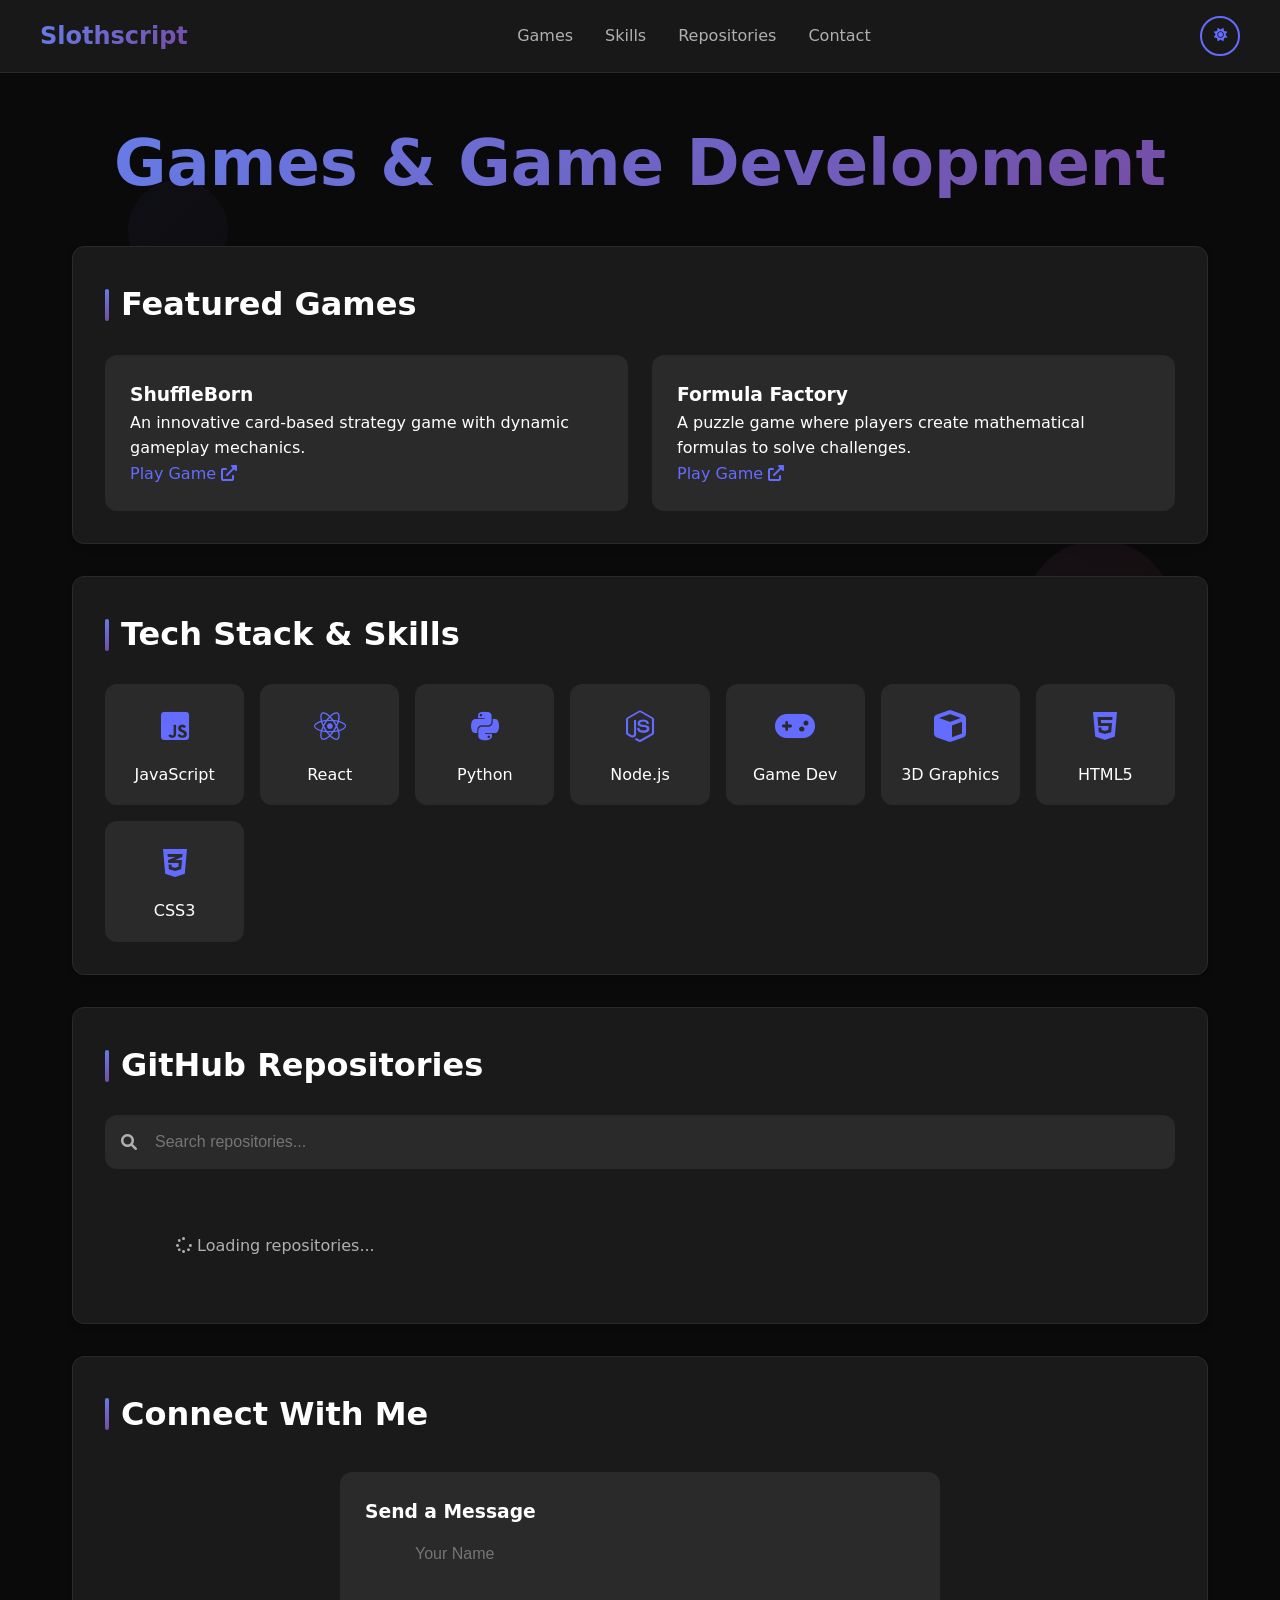
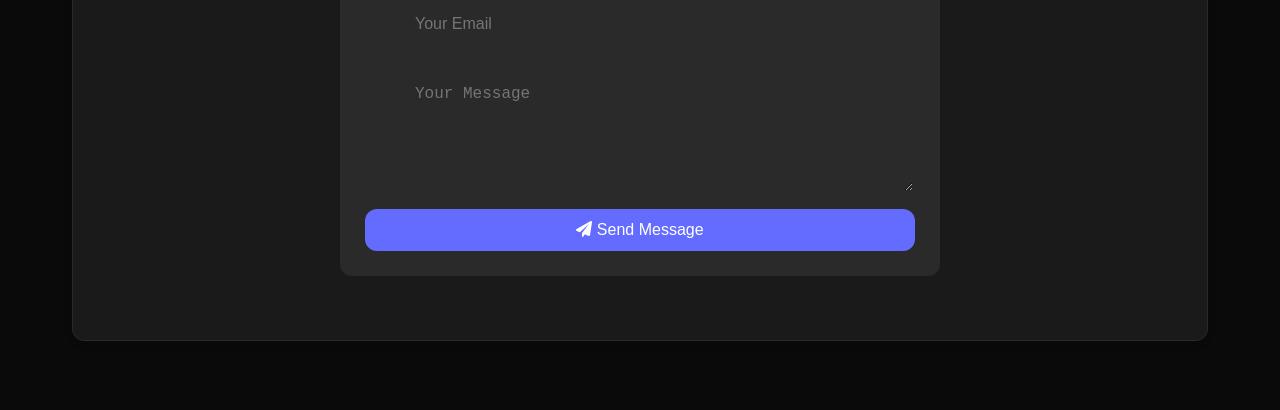
<file: index.html>
<!DOCTYPE html>
<html lang="en">
<head>
    <meta charset="UTF-8">
    <meta name="viewport" content="width=device-width, initial-scale=1.0">
    <title>Games and Game Development Portfolio</title>
    <link href="https://cdnjs.cloudflare.com/ajax/libs/font-awesome/6.0.0/css/all.min.css" rel="stylesheet">
    <style>
        :root {
            --bg-primary: #0a0a0a;
            --bg-secondary: #1a1a1a;
            --bg-tertiary: #2a2a2a;
            --text-primary: #ffffff;
            --text-secondary: #b0b0b0;
            --accent-primary: #646cff;
            --accent-secondary: #535bf2;
            --success: #4ade80;
            --warning: #fbbf24;
            --error: #ef4444;
            --gradient-1: linear-gradient(135deg, #667eea 0%, #764ba2 100%);
            --gradient-2: linear-gradient(135deg, #f093fb 0%, #f5576c 100%);
            --gradient-3: linear-gradient(135deg, #4facfe 0%, #00f2fe 100%);
            --shadow-light: 0 4px 6px rgba(0, 0, 0, 0.1);
            --shadow-heavy: 0 20px 40px rgba(0, 0, 0, 0.3);
            --border-radius: 12px;
            --transition-fast: 0.2s ease;
            --transition-normal: 0.3s ease;
            --transition-slow: 0.5s ease;
        }

        [data-theme="light"] {
            --bg-primary: #ffffff;
            --bg-secondary: #f8fafc;
            --bg-tertiary: #e2e8f0;
            --text-primary: #1a202c;
            --text-secondary: #4a5568;
            --accent-primary: #3182ce;
            --accent-secondary: #2c5282;
        }

        * {
            margin: 0;
            padding: 0;
            box-sizing: border-box;
        }

        body {
            background: var(--bg-primary);
            color: var(--text-primary);
            font-family: 'Inter', system-ui, -apple-system, BlinkMacSystemFont, sans-serif;
            line-height: 1.6;
            overflow-x: hidden;
            transition: all var(--transition-normal);
        }

        /* Animated Background */
        .bg-animation {
            position: fixed;
            top: 0;
            left: 0;
            width: 100%;
            height: 100%;
            z-index: -1;
            opacity: 0.05;
        }

        .floating-shapes {
            position: absolute;
            width: 100%;
            height: 100%;
        }

        .shape {
            position: absolute;
            background: var(--gradient-1);
            border-radius: 50%;
            animation: float 20s infinite linear;
        }

        .shape:nth-child(2) {
            background: var(--gradient-2);
            animation-delay: -5s;
            animation-duration: 25s;
        }

        .shape:nth-child(3) {
            background: var(--gradient-3);
            animation-delay: -10s;
            animation-duration: 30s;
        }

        @keyframes float {
            0%, 100% { transform: translateY(100vh) rotate(0deg); }
            50% { transform: translateY(-20vh) rotate(180deg); }
        }

        /* Header */
        header {
            position: fixed;
            top: 0;
            left: 0;
            right: 0;
            background: rgba(26, 26, 26, 0.95);
            backdrop-filter: blur(10px);
            z-index: 1000;
            padding: 1rem 2rem;
            border-bottom: 1px solid var(--bg-tertiary);
        }

        nav {
            display: flex;
            justify-content: space-between;
            align-items: center;
            max-width: 1200px;
            margin: 0 auto;
        }

        .logo {
            font-size: 1.5rem;
            font-weight: bold;
            background: var(--gradient-1);
            -webkit-background-clip: text;
            -webkit-text-fill-color: transparent;
            background-clip: text;
        }

        .nav-links {
            display: flex;
            gap: 2rem;
            list-style: none;
        }

        .nav-links a {
            color: var(--text-secondary);
            text-decoration: none;
            transition: color var(--transition-fast);
            position: relative;
        }

        .nav-links a:hover {
            color: var(--accent-primary);
        }

        .nav-links a::after {
            content: '';
            position: absolute;
            bottom: -5px;
            left: 0;
            width: 0;
            height: 2px;
            background: var(--accent-primary);
            transition: width var(--transition-fast);
        }

        .nav-links a:hover::after {
            width: 100%;
        }

        .theme-toggle {
            background: none;
            border: 2px solid var(--accent-primary);
            color: var(--accent-primary);
            padding: 0.5rem;
            border-radius: 50%;
            cursor: pointer;
            transition: all var(--transition-fast);
            width: 40px;
            height: 40px;
            display: flex;
            align-items: center;
            justify-content: center;
        }

        .theme-toggle:hover {
            background: var(--accent-primary);
            color: var(--bg-primary);
            transform: rotate(180deg);
        }

        /* Main Content */
        main {
            margin-top: 80px;
            padding: 2rem;
            max-width: 1200px;
            margin-left: auto;
            margin-right: auto;
        }

        h1 {
            font-size: clamp(2rem, 5vw, 4rem);
            text-align: center;
            margin-bottom: 2rem;
            background: var(--gradient-1);
            -webkit-background-clip: text;
            -webkit-text-fill-color: transparent;
            background-clip: text;
            animation: slideInUp 1s ease-out;
        }

        h2 {
            font-size: 2rem;
            margin-bottom: 1.5rem;
            position: relative;
            padding-left: 1rem;
        }

        h2::before {
            content: '';
            position: absolute;
            left: 0;
            top: 50%;
            transform: translateY(-50%);
            width: 4px;
            height: 2rem;
            background: var(--gradient-1);
            border-radius: 2px;
        }

        .section {
            background: var(--bg-secondary);
            border-radius: var(--border-radius);
            padding: 2rem;
            margin: 2rem 0;
            box-shadow: var(--shadow-light);
            border: 1px solid var(--bg-tertiary);
            transition: all var(--transition-normal);
            opacity: 0;
            transform: translateY(30px);
            animation: slideInUp 0.8s ease-out forwards;
        }

        .section:hover {
            transform: translateY(-5px);
            box-shadow: var(--shadow-heavy);
        }

        .section:nth-child(even) {
            animation-delay: 0.2s;
        }

        .section:nth-child(odd) {
            animation-delay: 0.4s;
        }

        /* Grid Layouts */
        .grid {
            display: grid;
            gap: 1.5rem;
        }

        .grid-2 {
            grid-template-columns: repeat(auto-fit, minmax(300px, 1fr));
        }

        .grid-3 {
            grid-template-columns: repeat(auto-fit, minmax(250px, 1fr));
        }

        /* Cards */
        .card {
            background: var(--bg-tertiary);
            border-radius: var(--border-radius);
            padding: 1.5rem;
            transition: all var(--transition-normal);
            border: 1px solid transparent;
            position: relative;
            overflow: hidden;
        }

        .card::before {
            content: '';
            position: absolute;
            top: 0;
            left: -100%;
            width: 100%;
            height: 100%;
            background: linear-gradient(90deg, transparent, rgba(255,255,255,0.1), transparent);
            transition: left 0.5s;
        }

        .card:hover::before {
            left: 100%;
        }

        .card:hover {
            border-color: var(--accent-primary);
            transform: translateY(-5px);
            box-shadow: var(--shadow-heavy);
        }

        /* Links */
        .link {
            color: var(--accent-primary);
            text-decoration: none;
            transition: all var(--transition-fast);
            position: relative;
            display: inline-block;
        }

        .link:hover {
            color: var(--accent-secondary);
        }

        /* Search */
        .search-container {
            position: relative;
            margin-bottom: 2rem;
        }

        .search-input {
            width: 100%;
            padding: 1rem 1rem 1rem 3rem;
            background: var(--bg-tertiary);
            border: 2px solid transparent;
            border-radius: var(--border-radius);
            color: var(--text-primary);
            font-size: 1rem;
            transition: all var(--transition-fast);
        }

        .search-input:focus {
            outline: none;
            border-color: var(--accent-primary);
            box-shadow: 0 0 0 3px rgba(100, 108, 255, 0.1);
        }

        .search-icon {
            position: absolute;
            left: 1rem;
            top: 50%;
            transform: translateY(-50%);
            color: var(--text-secondary);
        }

        /* Repository Grid */
        .repo-grid {
            display: grid;
            grid-template-columns: repeat(auto-fill, minmax(300px, 1fr));
            gap: 1.5rem;
        }

        .repo-card {
            background: var(--bg-tertiary);
            border-radius: var(--border-radius);
            padding: 1.5rem;
            transition: all var(--transition-normal);
            border: 1px solid transparent;
            position: relative;
            overflow: hidden;
        }

        .repo-card:hover {
            border-color: var(--accent-primary);
            transform: translateY(-5px);
            box-shadow: var(--shadow-heavy);
        }

        .repo-title {
            font-size: 1.25rem;
            font-weight: bold;
            margin-bottom: 0.5rem;
            color: var(--accent-primary);
        }

        .repo-description {
            color: var(--text-secondary);
            margin-bottom: 1rem;
            min-height: 3rem;
        }

        .repo-stats {
            display: flex;
            gap: 1rem;
            font-size: 0.875rem;
            color: var(--text-secondary);
        }

        .repo-stat {
            display: flex;
            align-items: center;
            gap: 0.25rem;
        }

        /* Skills Section */
        .skills-grid {
            display: grid;
            grid-template-columns: repeat(auto-fit, minmax(120px, 1fr));
            gap: 1rem;
        }

        .skill-card {
            background: var(--bg-tertiary);
            border-radius: var(--border-radius);
            padding: 1rem;
            text-align: center;
            transition: all var(--transition-normal);
            border: 2px solid transparent;
        }

        .skill-card:hover {
            border-color: var(--accent-primary);
            transform: scale(1.05);
        }

        .skill-icon {
            font-size: 2rem;
            margin-bottom: 0.5rem;
            color: var(--accent-primary);
        }

        /* Contact */
        button[type="submit"] {
            background: var(--accent-primary);
            color: white;
            border: none;
            padding: 0.75rem 1.5rem;
            border-radius: var(--border-radius);
            cursor: pointer;
            font-size: 1rem;
            transition: all var(--transition-fast);
        }

        /* Loading States */
        .skeleton {
            background: linear-gradient(90deg, var(--bg-tertiary) 25%, var(--bg-secondary) 50%, var(--bg-tertiary) 75%);
            background-size: 200% 100%;
            animation: loading 1.5s infinite;
        }

        @keyframes loading {
            0% { background-position: 200% 0; }
            100% { background-position: -200% 0; }
        }

        .loading-message {
            text-align: center;
            color: var(--text-secondary);
            padding: 2rem;
        }

        /* Animations */
        @keyframes slideInUp {
            from {
                opacity: 0;
                transform: translateY(30px);
            }
            to {
                opacity: 1;
                transform: translateY(0);
            }
        }

        @keyframes fadeIn {
            from { opacity: 0; }
            to { opacity: 1; }
        }

        @keyframes pulse {
            0%, 100% { opacity: 1; }
            50% { opacity: 0.5; }
        }

        /* Responsive Design */
        @media (max-width: 610px) {
            .nav-links {
                display: none;
            }
            
            main {
                padding: 1rem;
                margin-top: 70px;
            }
            
            .section {
                padding: 1.5rem;
            }
            
            .widgets-grid {
                grid-template-columns: 1fr;
            }
            
            .dice-controls {
                flex-direction: column;
            }
            
            .social-links {
                gap: 1rem;
            }
            
            .social-link {
                width: 50px;
                height: 50px;
            }
        }

        /* Accessibility */
        .sr-only {
            position: absolute;
            width: 1px;
            height: 1px;
            padding: 0;
            margin: -1px;
            overflow: hidden;
            clip: rect(0, 0, 0, 0);
            white-space: nowrap;
            border: 0;
        }

        /* Focus styles */
        *:focus {
            outline: 2px solid var(--accent-primary);
            outline-offset: 2px;
        }

        button:focus, input:focus, select:focus {
            outline: none;
            box-shadow: 0 0 0 3px rgba(100, 108, 255, 0.3);
        }

        /* Smooth scrolling */
        html {
            scroll-behavior: smooth;
        }

        /* Error states */
        .error {
            color: var(--error);
            background: rgba(239, 68, 68, 0.1);
            padding: 1rem;
            border-radius: var(--border-radius);
            border-left: 4px solid var(--error);
            margin: 1rem 0;
        }

        .success {
            color: var(--success);
            background: rgba(74, 222, 128, 0.1);
            padding: 1rem;
            border-radius: var(--border-radius);
            border-left: 4px solid var(--success);
            margin: 1rem 0;
        }
    </style>
</head>
<body>
    <div class="bg-animation">
        <div class="floating-shapes">
            <div class="shape" style="width: 100px; height: 100px; left: 10%; top: 20%;"></div>
            <div class="shape" style="width: 150px; height: 150px; left: 80%; top: 60%;"></div>
            <div class="shape" style="width: 80px; height: 80px; left: 50%; top: 80%;"></div>
        </div>
    </div>

    <header>
        <nav>
            <div class="logo">Slothscript</div>
            <ul class="nav-links">
                <li><a href="#games">Games</a></li>
                <li><a href="#skills">Skills</a></li>
                <li><a href="#repos">Repositories</a></li>
                <li><a href="#contact">Contact</a></li>
            </ul>
            <button class="theme-toggle" id="themeToggle" aria-label="Toggle theme">
                <i class="fas fa-moon"></i>
            </button>
        </nav>
    </header>

    <main>
        <h1>Games & Game Development</h1>

        <section class="section" id="games">
            <h2>Featured Games</h2>
            <div class="grid grid-2">
                <div class="card">
                    <h3>ShuffleBorn</h3>
                    <p>An innovative card-based strategy game with dynamic gameplay mechanics.</p>
                    <a href="/shuffleborn.html" class="link">Play Game <i class="fas fa-external-link-alt"></i></a>
                </div>
                <div class="card">
                    <h3>Formula Factory</h3>
                    <p>A puzzle game where players create mathematical formulas to solve challenges.</p>
                    <a href="/formulafactory.html" class="link">Play Game <i class="fas fa-external-link-alt"></i></a>
                </div>
            </div>
        </section>

        <section class="section" id="skills">
            <h2>Tech Stack & Skills</h2>
            <div class="skills-grid">
                <div class="skill-card">
                    <div class="skill-icon"><i class="fab fa-js-square"></i></div>
                    <div>JavaScript</div>
                </div>
                <div class="skill-card">
                    <div class="skill-icon"><i class="fab fa-react"></i></div>
                    <div>React</div>
                </div>
                <div class="skill-card">
                    <div class="skill-icon"><i class="fab fa-python"></i></div>
                    <div>Python</div>
                </div>
                <div class="skill-card">
                    <div class="skill-icon"><i class="fab fa-node-js"></i></div>
                    <div>Node.js</div>
                </div>
                <div class="skill-card">
                    <div class="skill-icon"><i class="fas fa-gamepad"></i></div>
                    <div>Game Dev</div>
                </div>
                <div class="skill-card">
                    <div class="skill-icon"><i class="fas fa-cube"></i></div>
                    <div>3D Graphics</div>
                </div>
                <div class="skill-card">
                    <div class="skill-icon"><i class="fab fa-html5"></i></div>
                    <div>HTML5</div>
                </div>
                <div class="skill-card">
                    <div class="skill-icon"><i class="fab fa-css3-alt"></i></div>
                    <div>CSS3</div>
                </div>
            </div>
        </section>

        <section class="section" id="repos">
            <h2>GitHub Repositories</h2>
            <div class="search-container">
                <i class="fas fa-search search-icon"></i>
                <input type="text" class="search-input" id="repoSearch" placeholder="Search repositories...">
            </div>
            <div class="repo-grid" id="repoGrid">
                <div class="loading-message">
                    <i class="fas fa-spinner fa-spin"></i> Loading repositories...
                </div>
            </div>
        </section>

        <section class="section" id="contact">
            <h2>Connect With Me</h2>

            <!-- Contact Form -->
            <div class="card" style="max-width: 600px; margin: 2rem auto;">
                <h3>Send a Message</h3>
                <form id="contactForm">
                    <div style="display: grid; gap: 1rem;">
                        <input type="text" name="name" class="search-input" placeholder="Your Name" required>
                        <input type="email" name="email" class="search-input" placeholder="Your Email" required>
                        <textarea name="message" class="search-input" placeholder="Your Message" rows="5" required style="resize: vertical;"></textarea>
                        <button type="submit" class="button">
                            <i class="fas fa-paper-plane"></i> Send Message
                        </button>
                    </div>
                </form>
            </div>
        </section>
    </main>

    <script>
        // Theme Management
        const themeToggle = document.getElementById('themeToggle');
        const body = document.body;
        let currentTheme = 'dark';

        // Check for saved theme preference or default to dark
        const savedTheme = sessionStorage.getItem('theme') || 'dark';
        body.setAttribute('data-theme', savedTheme);
        currentTheme = savedTheme;
        updateThemeIcon();

        themeToggle.addEventListener('click', () => {
            currentTheme = currentTheme === 'dark' ? 'light' : 'dark';
            body.setAttribute('data-theme', currentTheme);
            sessionStorage.setItem('theme', currentTheme);
            updateThemeIcon();
        });

        function updateThemeIcon() {
            const icon = themeToggle.querySelector('i');
            icon.className = currentTheme === 'dark' ? 'fas fa-sun' : 'fas fa-moon';
        }

        // Smooth scrolling for navigation
        document.querySelectorAll('a[href^="#"]').forEach(anchor => {
            anchor.addEventListener('click', function (e) {
                e.preventDefault();
                const target = document.querySelector(this.getAttribute('href'));
                if (target) {
                    target.scrollIntoView({
                        behavior: 'smooth',
                        block: 'start'
                    });
                }
            });
        });

        // Repository Management
        const repoGrid = document.getElementById('repoGrid');
        const repoSearch = document.getElementById('repoSearch');
        let allRepos = [];

        async function fetchRepos() {
            try {
            const response = await fetch('https://api.github.com/users/Slothscript/repos?sort=updated&per_page=50');
            if (!response.ok) throw new Error('Failed to fetch repositories');
            
            allRepos = await response.json();
            displayRepos(allRepos);
            } catch (error) {
            console.error('Error fetching repos:', error);
            repoGrid.innerHTML = `
                <div class="error">
                <i class="fas fa-exclamation-triangle"></i>
                Error loading repositories. Please try again later.
                </div>
            `;
            }
        }

        function displayRepos(repos) {
            if (repos.length === 0) {
                repoGrid.innerHTML = '<div class="loading-message">No repositories found</div>';
                return;
            }

            repoGrid.innerHTML = repos.map(repo => `
                <div class="repo-card">
                    <div class="repo-title">
                        <a href="${repo.html_url}" target="_blank" class="link">${repo.name}</a>
                    </div>
                    <div class="repo-description">
                        ${repo.description || 'No description available'}
                    </div>
                    <div class="repo-stats">
                        <div class="repo-stat">
                            <i class="fas fa-star"></i>
                            <span>${repo.stargazers_count}</span>
                        </div>
                        <div class="repo-stat">
                            <i class="fas fa-code-branch"></i>
                            <span>${repo.forks_count}</span>
                        </div>
                        ${repo.language ? `
                            <div class="repo-stat">
                                <i class="fas fa-code"></i>
                                <span>${repo.language}</span>
                            </div>
                        ` : ''}
                        <div class="repo-stat">
                            <i class="fas fa-calendar"></i>
                            <span>${new Date(repo.updated_at).toLocaleDateString()}</span>
                        </div>
                    </div>
                </div>
            `).join('');
        }

        // Repository search
        repoSearch.addEventListener('input', (e) => {
            const searchTerm = e.target.value.toLowerCase();
            const filteredRepos = allRepos.filter(repo => 
                repo.name.toLowerCase().includes(searchTerm) ||
                (repo.description && repo.description.toLowerCase().includes(searchTerm)) ||
                (repo.language && repo.language.toLowerCase().includes(searchTerm))
            );
            displayRepos(filteredRepos);
        });

        // Contact Form
        const contactForm = document.getElementById('contactForm');
        contactForm.addEventListener('submit', async (e) => {
            e.preventDefault();

            const formData = new FormData(contactForm);
            const name = formData.get('name').trim();
            const email = formData.get('email').trim(); 
            const message = formData.get('message').trim();

            // Basic validation
            if (!name || !email || !message) {
                alert('Please fill in all fields');
                return;
            }

            // Email validation
            const emailRegex = /^[^\s@]+@[^\s@]+\.[^\s@]+$/;
            if (!emailRegex.test(email)) {
                alert('Please enter a valid email address');
                return;
            }

            // Sanitize message content
            const sanitizedMessage = message
                .replace(/[<>]/g, '') // Remove HTML tags
                .replace(/(\r\n|\n|\r)/gm, ' '); // Replace newlines

            try {
                const mailtoUrl = `mailto:nathanielhenrycole@icloud.com?subject=Portfolio Contact: ${encodeURIComponent(name)}&body=${encodeURIComponent(sanitizedMessage)}%0D%0A%0D%0AFrom: ${encodeURIComponent(name)}%0D%0AEmail: ${encodeURIComponent(email)}`;
                window.location.href = mailtoUrl;
                contactForm.reset();
            } catch (err) {
                alert('There was an error sending your message. Please try again.');
            }
        });

        // Intersection Observer for animations
        const observerOptions = {
            threshold: 0.1,
            rootMargin: '0px 0px -50px 0px'
        };

        const observer = new IntersectionObserver((entries) => {
            entries.forEach(entry => {
                if (entry.isIntersecting) {
                    entry.target.style.opacity = '1';
                    entry.target.style.transform = 'translateY(0)';
                }
            });
        }, observerOptions);

        // Observe all sections
        document.querySelectorAll('.section').forEach(section => {
            observer.observe(section);
        });

        // Keyboard shortcuts
        document.addEventListener('keydown', (e) => {
            // Alt + T for theme toggle
            if (e.altKey && e.key === 't') {
                e.preventDefault();
                themeToggle.click();
            }
        });

        // Error handling for images and external resources
        document.addEventListener('error', (e) => {
            if (e.target.tagName === 'IMG') {
                e.target.src = 'data:image/svg+xml,<svg xmlns="http://www.w3.org/2000/svg" width="200" height="200"><rect width="200" height="200" fill="%23333"/><text x="100" y="100" text-anchor="middle" fill="white" font-family="Arial">QR Code</text></svg>';
            }
        }, true);

        // Performance monitoring
        if ('performance' in window) {
            window.addEventListener('load', () => {
                setTimeout(() => {
                    const perfData = performance.getEntriesByType('navigation')[0];
                    console.log(`Page loaded in ${Math.round(perfData.loadEventEnd - perfData.loadEventStart)}ms`);
                }, 0);
            });
        }
    </script>
</body>
</html>
</file>
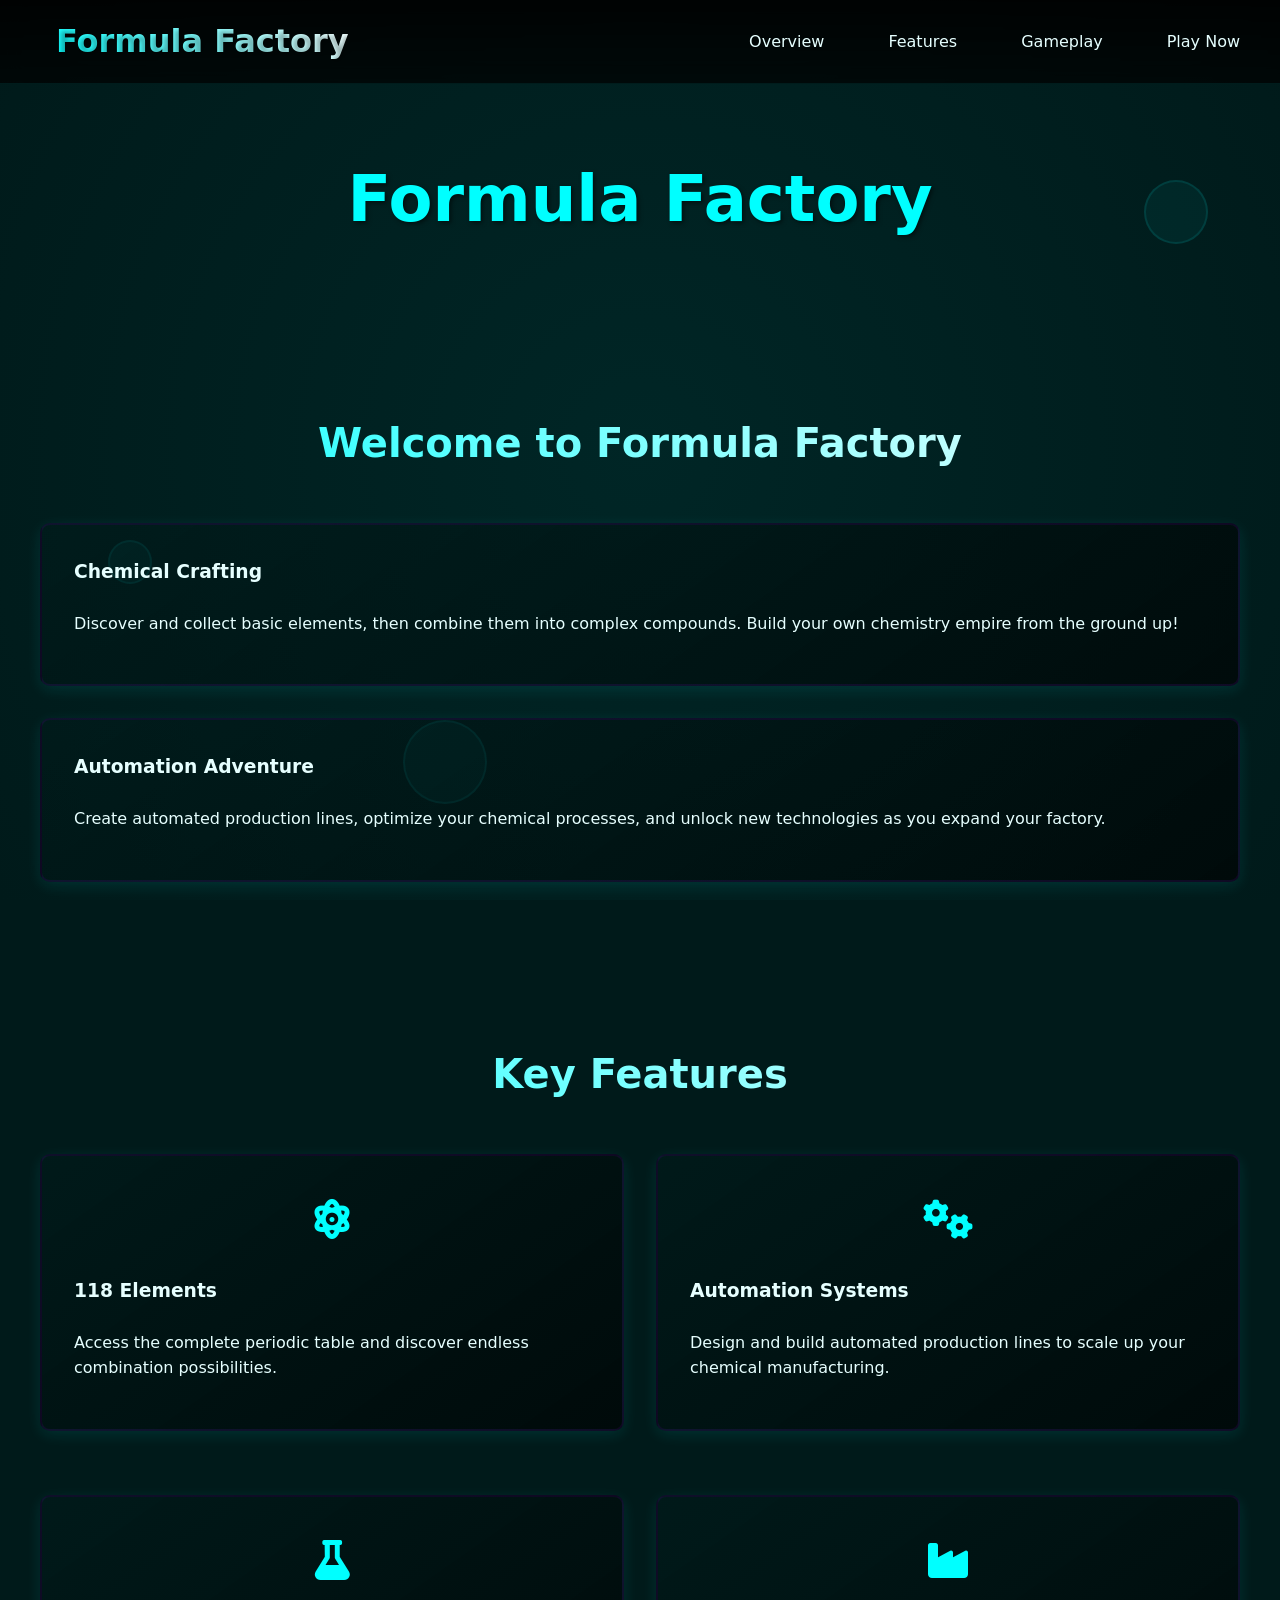
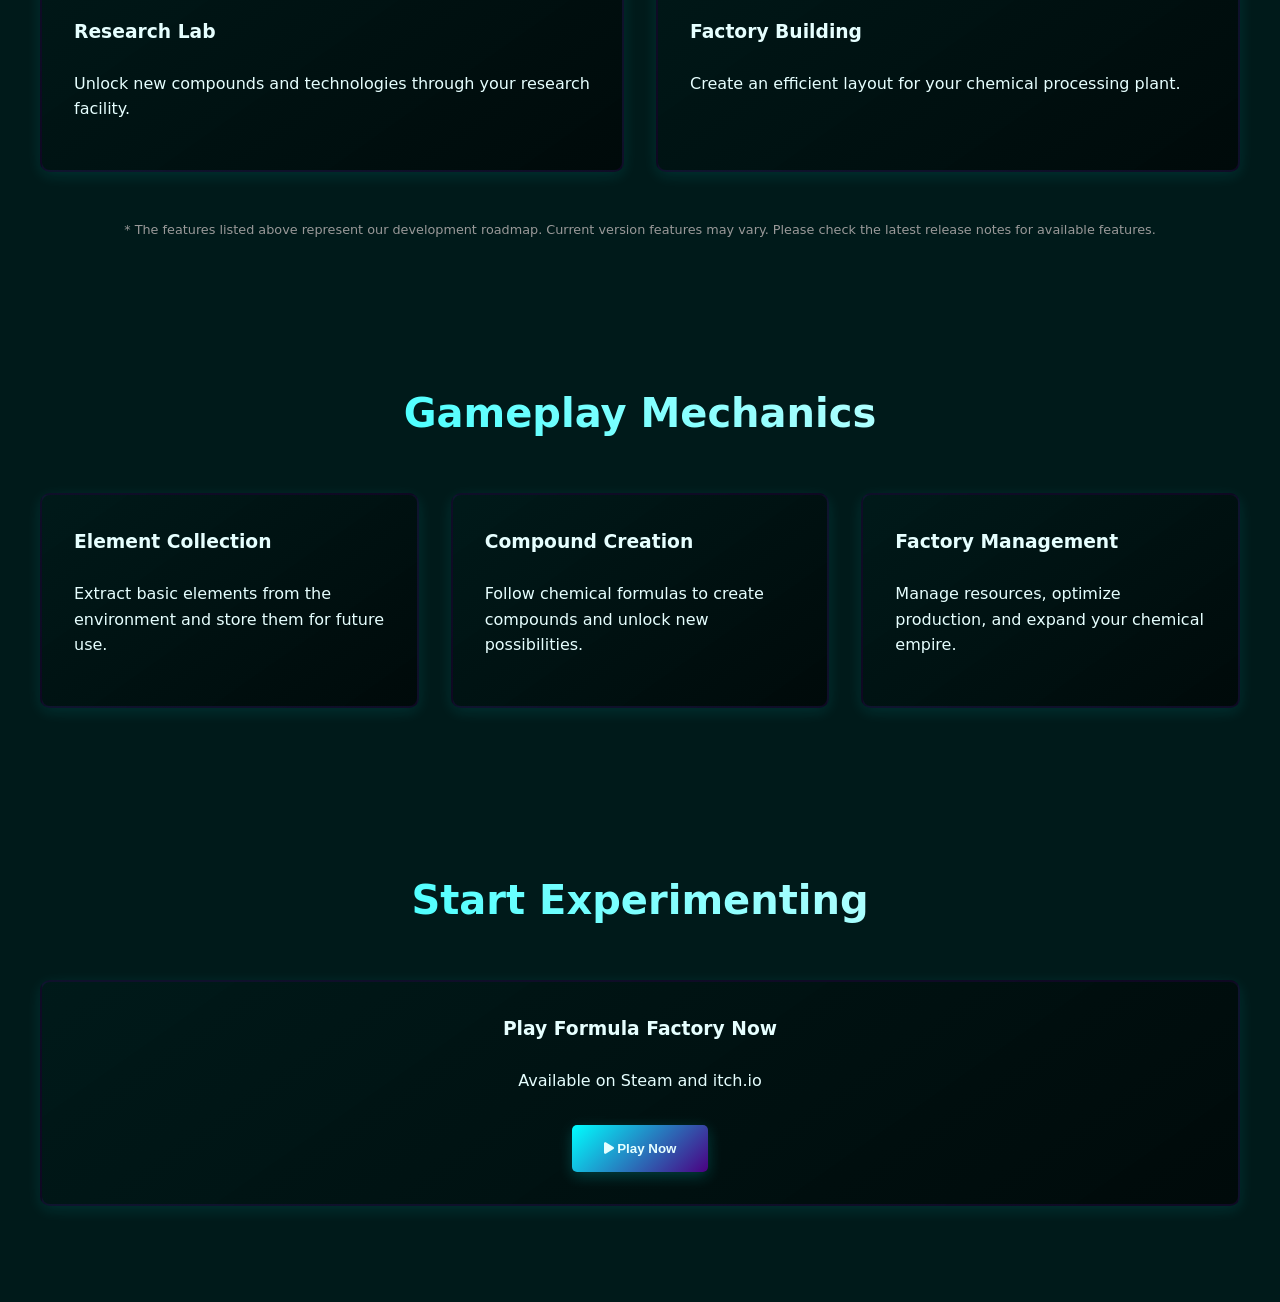
<file: formulafactory.html>
<!DOCTYPE html>
<html lang="en">
<head>
    <meta charset="UTF-8">
    <meta name="viewport" content="width=device-width, initial-scale=1.0">
    <title>Formula Factory - Chemistry Crafting Game</title>
    <link href="https://cdnjs.cloudflare.com/ajax/libs/font-awesome/6.0.0/css/all.min.css" rel="stylesheet">
    <style>
        :root {
            --primary-color: #00ffff;
            --secondary-color: #4b0082;
            --bg-dark: #001a1a;
            --text-light: #e6ffff;
            --gradient-dark: rgba(0, 26, 26, 0.9);
            --gradient-light: rgba(0, 255, 255, 0.1);
            --border-color: rgba(75, 0, 130, 0.2);
            --card-shadow: 0 8px 32px rgba(0, 255, 255, 0.1);
            --transition: all 0.3s cubic-bezier(0.4, 0, 0.2, 1);
        }

        body {
            margin: 0;
            font-family: 'Inter', system-ui, -apple-system, BlinkMacSystemFont, sans-serif;
            background-color: var(--bg-dark);
            color: var(--text-light);
            line-height: 1.6;
            overflow-x: hidden;
        }

        /* Enhanced Header Styles */
        header {
            background: linear-gradient(to bottom, rgba(0,0,0,0.9), rgba(0,0,0,0.7));
            backdrop-filter: blur(10px);
            border-bottom: 1px solid rgba(0, 255, 255, 0.1);
            padding: 1rem;
            position: sticky;
            top: 0;
            z-index: 100;
            width: 100%;
        }

        nav {
            display: flex;
            justify-content: space-between;
            align-items: center;
            max-width: 1200px;
            margin: 0 auto;
            padding: 0 2rem;
        }

        .logo {
            font-size: 2rem;
            font-weight: 700;
            background: linear-gradient(45deg, var(--primary-color), #fff);
            -webkit-background-clip: text;
            background-clip: text;
            -webkit-text-fill-color: transparent;
            text-shadow: 2px 2px 4px rgba(0,0,0,0.3);
        }

        .nav-links {
            display: flex;
            gap: 2rem;
            list-style: none;
            padding: 0;
            margin: 0;
        }

        .nav-links a {
            color: var(--text-light);
            text-decoration: none;
            font-size: 1rem;
            font-weight: 500;
            padding: 0.5rem 1rem;
            border-radius: 4px;
            transition: var(--transition);
            position: relative;
        }

        .nav-links a:hover {
            color: var(--primary-color);
        }

        .nav-links a::after {
            content: '';
            position: absolute;
            bottom: 0;
            left: 0;
            width: 0;
            height: 2px;
            background: var(--primary-color);
            transition: width 0.3s ease;
        }

        .nav-links a:hover::after {
            width: 100%;
        }

        /* Improved Card Styles */
        .card {
            background: linear-gradient(145deg, rgba(0, 26, 26, 0.4), rgba(0, 0, 0, 0.6));
            border: 2px solid var(--border-color);
            border-radius: 10px;
            padding: 2rem;
            margin-bottom: 2rem;
            box-shadow: 0 4px 15px rgba(0, 255, 255, 0.1);
            transition: all 0.3s ease-in-out;
        }

        .card:hover {
            border-color: var(--primary-color);
            box-shadow: 0 8px 25px rgba(0, 255, 255, 0.2);
            transform: translateY(-5px);
        }

        /* Enhanced Button Styles */
        button {
            background: linear-gradient(135deg, var(--primary-color), var(--secondary-color));
            color: var(--text-light);
            border: none;
            padding: 1rem 2rem;
            border-radius: 5px;
            cursor: pointer;
            font-weight: bold;
            transition: all 0.3s;
            box-shadow: 0 4px 15px rgba(0, 255, 255, 0.2);
        }

        button:hover {
            transform: scale(1.05);
            box-shadow: 0 8px 25px rgba(0, 255, 255, 0.3);
        }

        /* Enhanced Section Styles */
        .section {
            padding: 4rem 2rem;
            max-width: 1200px;
            margin: 0 auto;
        }


        h1, h2, h3 {
            margin: 0 0 1.5rem 0;
        }

        h2 {
            font-size: 2.5rem;
            background: linear-gradient(45deg, var(--primary-color), #fff);
            -webkit-background-clip: text;
            background-clip: text;
            -webkit-text-fill-color: transparent;
            text-align: center;
            margin-bottom: 3rem;
        }

        /* Enhanced Grid Styles */
        .grid {
            display: grid;
            gap: 2rem;
        }

        .grid-2 {
            grid-template-columns: repeat(2, 1fr);
        }

        .grid-3 {
            grid-template-columns: repeat(3, 1fr);
        }

        /* Enhanced Icon Styles */
        .skill-icon {
            font-size: 2.5rem;
            color: var(--primary-color);
            margin-bottom: 1.5rem;
            text-align: center;
        }

        /* Enhanced Background Animation */
        .bg-animation {
            position: fixed;
            width: 100%;
            height: 100%;
            z-index: -1;
            background: radial-gradient(circle, #002626 0%, #001a1a 100%);
        }

        .floating-shapes {
            position: absolute;
            width: 100%;
            height: 100%;
            overflow: hidden;
        }

        .shape {
            position: absolute;
            background: rgba(0, 255, 255, 0.05);
            border: 2px solid rgba(0, 255, 255, 0.1);
            border-radius: 50%;
            animation: float 15s infinite ease-in-out;
        }

        @keyframes float {
            0%, 100% { transform: translate(0, 0) rotate(0deg); }
            25% { transform: translate(10px, -15px) rotate(5deg); }
            50% { transform: translate(0, -25px) rotate(0deg); }
            75% { transform: translate(-10px, -15px) rotate(-5deg); }
        }

        /* Responsive Adjustments */
        @media (max-width: 768px) {
            nav {
                padding: 0 1rem;
            }
            
            .nav-links {
                position: fixed;
                top: 70px;
                left: 0;
                right: 0;
                background: rgba(0,0,0,0.9);
                backdrop-filter: blur(10px);
                flex-direction: column;
                padding: 1rem;
                gap: 1rem;
                display: none;
            }
            
            .nav-links.active {
                display: flex;
            }
            
            .logo {
                font-size: 1.5rem;
            }
        }
    </style>
</head>
<body>
    <div class="bg-animation">
        <div class="floating-shapes">
            <div class="shape" style="width: 60px; height: 60px; left: 10%; top: 20%;"></div>
            <div class="shape" style="width: 40px; height: 40px; left: 80%; top: 60%;"></div>
            <div class="shape" style="width: 80px; height: 80px; left: 50%; top: 80%;"></div>
        </div>
    </div>

    <header>
        <nav>
            <div class="logo">Formula Factory</div>
            <ul class="nav-links">
                <li><a href="#overview">Overview</a></li>
                <li><a href="#features">Features</a></li>
                <li><a href="#gameplay">Gameplay</a></li>
                <li><a href="#download">Play Now</a></li>
            </ul>
        </nav>
    </header>

    <main>
        <section class="section hero">
            <h1 style="font-size: 4rem; text-align: center; color: var(--primary-color); margin-bottom: 2rem; text-shadow: 2px 2px 4px rgba(0,0,0,0.5);">Formula Factory</h1>
        </section>

        <section class="section" id="overview">
            <h2>Welcome to Formula Factory</h2>
            <div class="grid grid-2"></div>
                <div class="card">
                    <h3>Chemical Crafting</h3>
                    <p>Discover and collect basic elements, then combine them into complex compounds. Build your own chemistry empire from the ground up!</p>
                </div>
                <div class="card">
                    <h3>Automation Adventure</h3>
                    <p>Create automated production lines, optimize your chemical processes, and unlock new technologies as you expand your factory.</p>
                </div>
            </div>
        </section>

        <section class="section" id="features">
            <h2>Key Features</h2>
            <div class="grid grid-2">
                <div class="card">
                    <div class="skill-icon">
                        <i class="fas fa-atom"></i>
                    </div>
                    <h3>118 Elements</h3>
                    <p>Access the complete periodic table and discover endless combination possibilities.</p>
                </div>
                <div class="card">
                    <div class="skill-icon">
                        <i class="fas fa-cogs"></i>
                    </div>
                    <h3>Automation Systems</h3>
                    <p>Design and build automated production lines to scale up your chemical manufacturing.</p>
                </div>
                <div class="card">
                    <div class="skill-icon">
                        <i class="fas fa-flask"></i>
                    </div>
                    <h3>Research Lab</h3>
                    <p>Unlock new compounds and technologies through your research facility.</p>
                </div>
                <div class="card">
                    <div class="skill-icon">
                        <i class="fas fa-industry"></i>
                    </div>
                    <h3>Factory Building</h3>
                    <p>Create an efficient layout for your chemical processing plant.</p>
                </div>
            </div>
            <p style="font-size: 0.8rem; color: #999; margin-top: 1rem; text-align: center;">
                * The features listed above represent our development roadmap. Current version features may vary. Please check the latest release notes for available features.
            </p>
        </section>

        <section class="section" id="gameplay">
            <h2>Gameplay Mechanics</h2>
            <div class="grid grid-3">
                <div class="card">
                    <h3>Element Collection</h3>
                    <p>Extract basic elements from the environment and store them for future use.</p>
                </div>
                <div class="card">
                    <h3>Compound Creation</h3>
                    <p>Follow chemical formulas to create compounds and unlock new possibilities.</p>
                </div>
                <div class="card">
                    <h3>Factory Management</h3>
                    <p>Manage resources, optimize production, and expand your chemical empire.</p>
                </div>
            </div>
        </section>

        <section class="section" id="download">
            <h2>Start Experimenting</h2>
            <div class="card" style="text-align: center;">
                <h3>Play Formula Factory Now</h3>
                <p>Available on Steam and itch.io</p>
                <button style="margin-top: 1rem;" class="button" onclick="window.open('https://itch.io/', 'blank')">
                    <span style="color: var(--text-light); text-decoration: none; display: flex; align-items: center; justify-content: center;">
                        <i class="fas fa-play"></i>&nbsp;Play Now
                    </span>
                </button>
            </div>
        </section>
    </main>

    <script>
        document.addEventListener('DOMContentLoaded', () => {
            // Enhanced shape animations
            const shapes = document.querySelectorAll('.shape');
            
            shapes.forEach(shape => {
                const randomX = Math.random() * 100;
                const randomY = Math.random() * 100;
                shape.style.left = `${randomX}%`;
                const duration = 15 + Math.random() * 10;
                
                shape.style.animation = `float ${duration}s infinite ease-in-out`;
                shape.style.animationDelay = `${Math.random() * -20}s`;
            });

            // Smooth scroll with offset for header
            document.querySelectorAll('a[href^="#"]').forEach(anchor => {
                anchor.addEventListener('click', function (e) {
                    e.preventDefault();
                    const target = document.querySelector(this.getAttribute('href'));
                    const headerOffset = 80;
                    const elementPosition = target.getBoundingClientRect().top;
                    const offsetPosition = elementPosition + window.pageYOffset - headerOffset;

                    window.scrollTo({
                        top: offsetPosition,
                        behavior: 'smooth'
                    });
                });
            });

            // Enhanced card hover effects
            document.querySelectorAll('.card').forEach(card => {
                card.addEventListener('mouseenter', () => {
                    card.style.transform = 'translateY(-10px)';
                    card.style.borderColor = 'var(--primary-color)';
                });
                
                card.addEventListener('mouseleave', () => {
                    card.style.transform = 'translateY(0)';
                    card.style.borderColor = 'var(--border-color)';
                });
            });

            // Add scroll reveal effect
            const revealElements = document.querySelectorAll('.card, .section h2');
            const revealOnScroll = () => {
                revealElements.forEach(element => {
                    const elementTop = element.getBoundingClientRect().top;
                    const windowHeight = window.innerHeight;
                    
                    if (elementTop < windowHeight - 100) {
                        element.style.opacity = '1';
                        element.style.transform = 'translateY(0)';
                    }
                });
            };

            window.addEventListener('scroll', revealOnScroll);
            revealOnScroll();
        });
    </script>
</body>
</html>
</file>
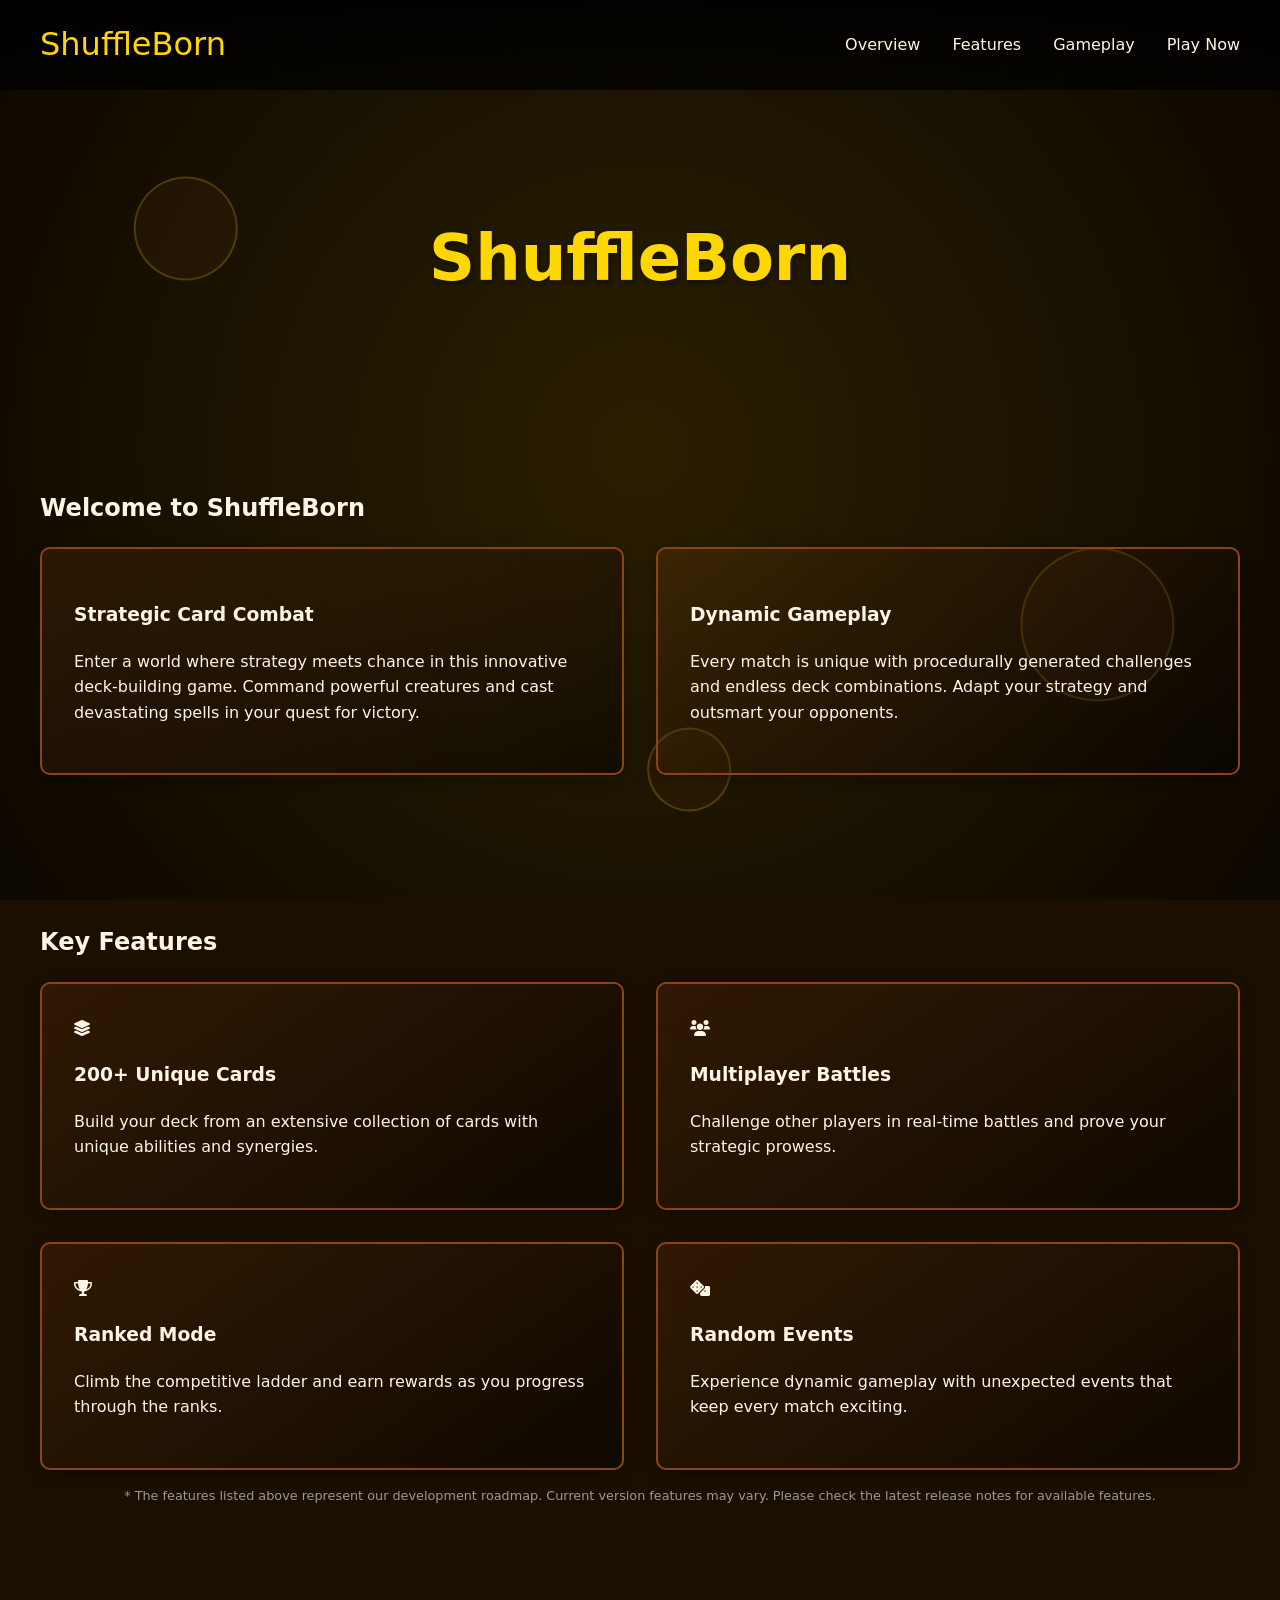
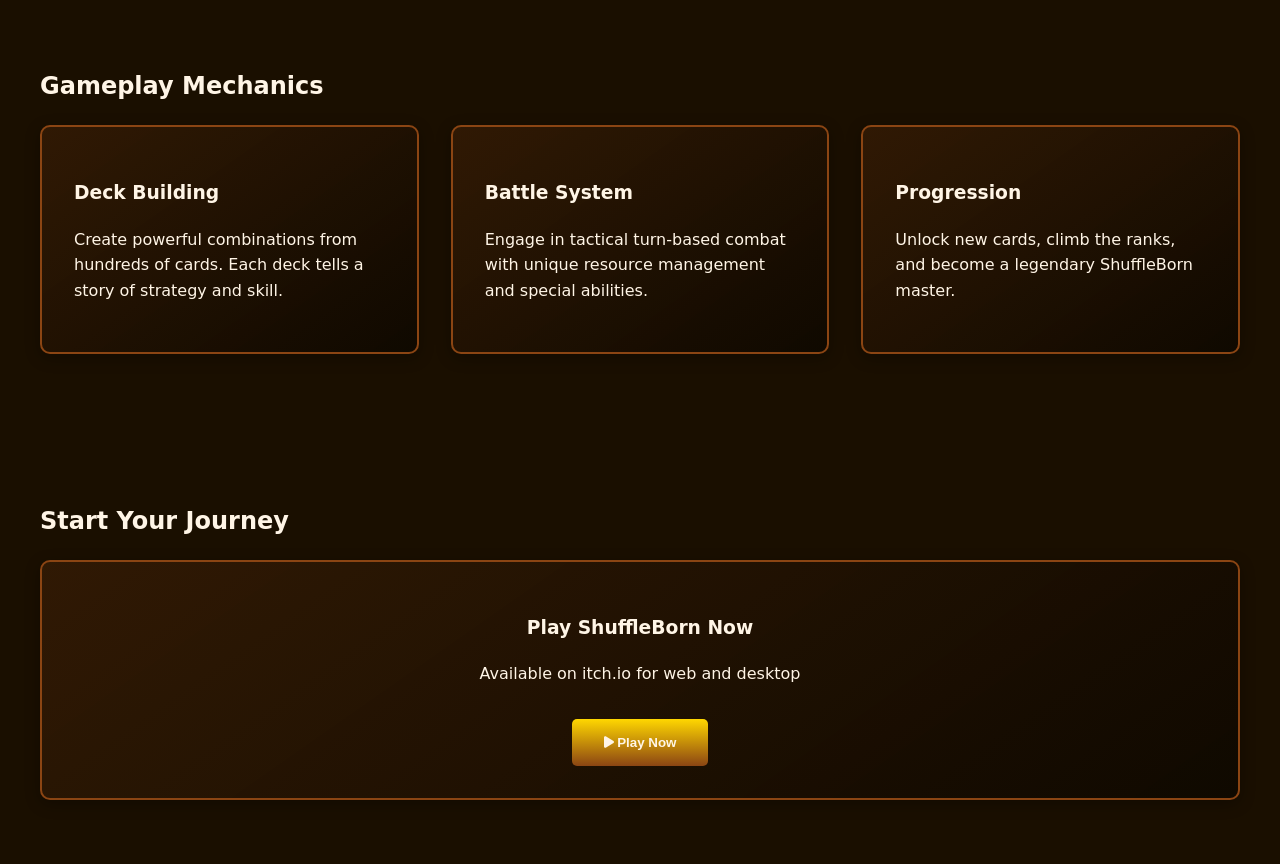
<file: shuffleborn.html>
<!DOCTYPE html>
<html lang="en">
<head>
    <meta charset="UTF-8">
    <meta name="viewport" content="width=device-width, initial-scale=1.0">
    <title>ShuffleBorn - Strategic Card Game</title>
    <link href="https://cdnjs.cloudflare.com/ajax/libs/font-awesome/6.0.0/css/all.min.css" rel="stylesheet">
    <style>
        :root {
            --primary-color: #ffd700;
            --secondary-color: #8b4513;
            --bg-dark: #1a0f00;
            --text-light: #fff5e6;
        }

        body {
            margin: 0;
            font-family: 'Inter', system-ui, -apple-system, BlinkMacSystemFont, sans-serif;
            background-color: var(--bg-dark);
            color: var(--text-light);
            line-height: 1.6;
        }

        .bg-animation {
            position: fixed;
            width: 100%;
            height: 100%;
            z-index: -1;
            background: radial-gradient(circle, #2a1f00 0%, #0d0800 100%);
        }

        .shape {
            position: absolute;
            background: rgba(139, 69, 19, 0.1);
            border: 2px solid rgba(255, 215, 0, 0.2);
            border-radius: 50%;
            animation: float 15s infinite ease-in-out;
        }

        header {
            background: linear-gradient(to bottom, rgba(0,0,0,0.9), rgba(0,0,0,0.7));
            padding: 1rem;
            position: sticky;
            top: 0;
            z-index: 100;
        }

        nav {
            display: flex;
            justify-content: space-between;
            align-items: center;
            max-width: 1200px;
            margin: 0 auto;
        }

        .logo {
            font-size: 2rem;
            color: var(--primary-color);
            text-shadow: 2px 2px 4px rgba(0,0,0,0.5);
        }

        .nav-links {
            display: flex;
            gap: 2rem;
            list-style: none;
        }

        .nav-links a {
            color: var(--text-light);
            text-decoration: none;
            transition: color 0.3s;
        }

        .nav-links a:hover {
            color: var(--primary-color);
        }

        .section {
            padding: 4rem 2rem;
            max-width: 1200px;
            margin: 0 auto;
        }

        .card {
            background: linear-gradient(145deg, rgba(139, 69, 19, 0.2), rgba(0, 0, 0, 0.4));
            border: 2px solid var(--secondary-color);
            border-radius: 10px;
            padding: 2rem;
            box-shadow: 0 4px 15px rgba(0,0,0,0.3);
            transition: transform 0.3s;
        }

        .card:hover {
            transform: translateY(-5px);
        }

        button {
            background: linear-gradient(to bottom, var(--primary-color), var(--secondary-color));
            color: var(--text-light);
            border: none;
            padding: 1rem 2rem;
            border-radius: 5px;
            cursor: pointer;
            font-weight: bold;
            transition: all 0.3s;
        }

        button:hover {
            transform: scale(1.05);
            box-shadow: 0 0 20px rgba(255,215,0,0.3);
        }

        .grid {
            display: grid;
            gap: 2rem;
        }

        .grid-2 {
            grid-template-columns: repeat(2, 1fr);
        }

        .grid-3 {
            grid-template-columns: repeat(3, 1fr);
        }

        @keyframes float {
            0%, 100% { transform: translateY(0); }
            50% { transform: translateY(-20px); }
        }

        @media (max-width: 768px) {
            .grid-2, .grid-3 {
                grid-template-columns: 1fr;
            }
        }
    </style>
</head>
<body>
    <div class="bg-animation">
        <div class="floating-shapes">
            <div class="shape" style="width: 100px; height: 100px; left: 10%; top: 20%;"></div>
            <div class="shape" style="width: 150px; height: 150px; left: 80%; top: 60%;"></div>
            <div class="shape" style="width: 80px; height: 80px; left: 50%; top: 80%;"></div>
        </div>
    </div>

    <header>
        <nav>
            <div class="logo">ShuffleBorn</div>
            <ul class="nav-links">
                <li><a href="#overview">Overview</a></li>
                <li><a href="#features">Features</a></li>
                <li><a href="#gameplay">Gameplay</a></li>
                <li><a href="#download">Play Now</a></li>
            </ul>
        </nav>
    </header>

    <main>
        <section class="section hero">
            <h1 style="font-size: 4rem; text-align: center; color: var(--primary-color); margin-bottom: 2rem; text-shadow: 2px 2px 4px rgba(0,0,0,0.5);">ShuffleBorn</h1>
        </section>

        <section class="section" id="overview">
            <h2>Welcome to ShuffleBorn</h2>
            <div class="grid grid-2">
                <div class="card">
                    <h3>Strategic Card Combat</h3>
                    <p>Enter a world where strategy meets chance in this innovative deck-building game. Command powerful creatures and cast devastating spells in your quest for victory.</p>
                </div>
                <div class="card">
                    <h3>Dynamic Gameplay</h3>
                    <p>Every match is unique with procedurally generated challenges and endless deck combinations. Adapt your strategy and outsmart your opponents.</p>
                </div>
            </div>
        </section>

        <section class="section" id="features">
            <h2>Key Features</h2>
            <div class="grid grid-2">
                <div class="card">
                    <div class="skill-icon">
                        <i class="fas fa-layer-group"></i>
                    </div>
                    <h3>200+ Unique Cards</h3>
                    <p>Build your deck from an extensive collection of cards with unique abilities and synergies.</p>
                </div>
                <div class="card">
                    <div class="skill-icon">
                        <i class="fas fa-users"></i>
                    </div>
                    <h3>Multiplayer Battles</h3>
                    <p>Challenge other players in real-time battles and prove your strategic prowess.</p>
                </div>
                <div class="card">
                    <div class="skill-icon">
                        <i class="fas fa-trophy"></i>
                    </div>
                    <h3>Ranked Mode</h3>
                    <p>Climb the competitive ladder and earn rewards as you progress through the ranks.</p>
                </div>
                <div class="card">
                    <div class="skill-icon">
                        <i class="fas fa-dice"></i>
                    </div>
                    <h3>Random Events</h3>
                    <p>Experience dynamic gameplay with unexpected events that keep every match exciting.</p>
                </div>
            </div>
            <p style="font-size: 0.8rem; color: #999; margin-top: 1rem; text-align: center;">
                * The features listed above represent our development roadmap. Current version features may vary. Please check the latest release notes for available features.
            </p>
        </section>

        <section class="section" id="gameplay">
            <h2>Gameplay Mechanics</h2>
            <div class="grid grid-3">
                <div class="card">
                    <h3>Deck Building</h3>
                    <p>Create powerful combinations from hundreds of cards. Each deck tells a story of strategy and skill.</p>
                </div>
                <div class="card">
                    <h3>Battle System</h3>
                    <p>Engage in tactical turn-based combat with unique resource management and special abilities.</p>
                </div>
                <div class="card">
                    <h3>Progression</h3>
                    <p>Unlock new cards, climb the ranks, and become a legendary ShuffleBorn master.</p>
                </div>
            </div>
        </section>

        <section class="section" id="download">
            <h2>Start Your Journey</h2>
            <div class="card" style="text-align: center;">
                <h3>Play ShuffleBorn Now</h3>
                <p>Available on itch.io for web and desktop</p>
                <button style="margin-top: 1rem;" class="button" onclick="window.open('https://itch.io/', 'blank')">
                    <span style="color: var(--text-light); text-decoration: none; display: flex; align-items: center; justify-content: center;">
                        <i class="fas fa-play"></i>&nbsp;Play Now
                    </span>
                </button>
            </div>
        </section>
    </main>

    <script>
        // Create random floating animations for shapes
        document.addEventListener('DOMContentLoaded', () => {
            const shapes = document.querySelectorAll('.shape');
            
            shapes.forEach(shape => {
                // Random starting position
                shape.style.transform = `translate(${Math.random() * 20 - 10}px, ${Math.random() * 20 - 10}px)`;
                
                // Random animation duration between 10 and 20 seconds
                const duration = 10 + Math.random() * 10;
                shape.style.animation = `float ${duration}s infinite ease-in-out`;
                
                // Random delay for each shape
                shape.style.animationDelay = `${Math.random() * -20}s`;
            });

            // Smooth scrolling for navigation links
            document.querySelectorAll('a[href^="#"]').forEach(anchor => {
                anchor.addEventListener('click', function (e) {
                    e.preventDefault();
                    document.querySelector(this.getAttribute('href')).scrollIntoView({
                        behavior: 'smooth'
                    });
                });
            });

            // Add hover effects to cards
            document.querySelectorAll('.card').forEach(card => {
                card.addEventListener('mouseenter', () => {
                    card.style.transform = 'translateY(-10px)';
                });
                card.addEventListener('mouseleave', () => {
                    card.style.transform = 'translateY(0)';
                });
            });
        });
    </script>
</body>
</html>
</file>
